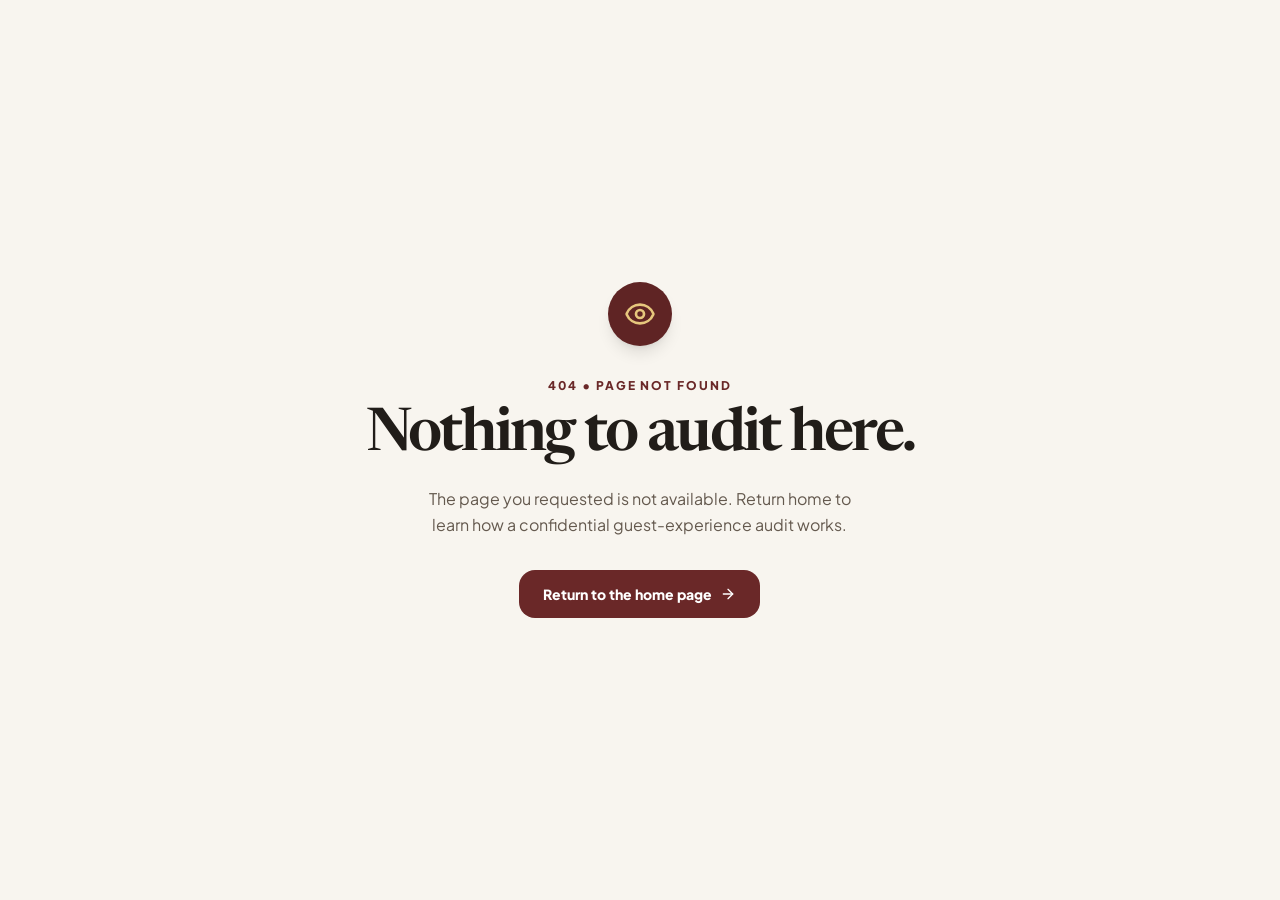
<file: index.html>
<!doctype html>
<html lang="en" class="scroll-smooth">
  <head>
    <meta charset="UTF-8" />
    <meta name="viewport" content="width=device-width, initial-scale=1.0, maximum-scale=1" />
    <meta name="theme-color" content="#5f2424" />
    <title>Restaurant Guest Experience &amp; Marketing Audits | The Guest’s-Eye View</title>
    <meta name="description" content="Confidential restaurant guest-experience and marketing audits for independent and multi-location restaurants across Northeast Ohio and Western Pennsylvania. See your restaurant through your guest’s eyes." />
    <link rel="canonical" href="https://theguestseyeview.com/" />
    <link rel="icon" href="/favicon.svg" type="image/svg+xml" />
    <meta property="og:type" content="website" />
    <meta property="og:site_name" content="The Guest’s-Eye View" />
    <meta property="og:title" content="Restaurant Guest Experience &amp; Marketing Audits | The Guest’s-Eye View" />
    <meta property="og:description" content="See your restaurant through your guest’s eyes with a confidential guest-experience and marketing audit." />
    <meta property="og:url" content="https://theguestseyeview.com/" />
    <meta property="og:image" content="https://guestview-whp8jvev.manus.space/manus-storage/hero-restaurant-web_13da9b7b.webp" />
    <meta name="twitter:card" content="summary_large_image" />
    <meta name="twitter:title" content="Restaurant Guest Experience &amp; Marketing Audits | The Guest’s-Eye View" />
    <meta name="twitter:description" content="Confidential restaurant guest-experience and marketing audits across Northeast Ohio and Western Pennsylvania." />
    <meta name="twitter:image" content="https://guestview-whp8jvev.manus.space/manus-storage/hero-restaurant-web_13da9b7b.webp" />
    <link rel="preconnect" href="https://fonts.googleapis.com" />
    <link rel="preconnect" href="https://fonts.gstatic.com" crossorigin />
    <link href="https://fonts.googleapis.com/css2?family=Newsreader:ital,opsz,wght@0,6..72,400..700;1,6..72,400..700&amp;family=Plus+Jakarta+Sans:wght@400;500;600;700;800&amp;display=swap" rel="stylesheet" />
    <link rel="stylesheet" href="/index-BZP9JgMQ.css">
    <script type="module" src="/index-CB5FzjUZ.js"></script>
    <script type="application/ld+json">
      {
        "@context": "https://schema.org",
        "@type": "ProfessionalService",
        "name": "The Guest’s-Eye View",
        "url": "https://theguestseyeview.com/",
        "email": "hello@theguestseyeview.com",
        "description": "Confidential restaurant guest-experience and marketing audits for independent restaurants, restaurant groups, franchise operators, and hospitality properties.",
        "areaServed": ["Northeast Ohio", "Youngstown, Ohio", "Akron, Ohio", "Canton, Ohio", "Cleveland, Ohio", "Pittsburgh, Pennsylvania", "Western Pennsylvania"],
        "founder": {"@type": "Person", "name": "Stacey Willis"}
      }
    </script>
  </head>
  <body class="bg-[#f8f5ef] text-[#211d19] antialiased">
    <div id="root"></div>
  </body>
</html>
</file>
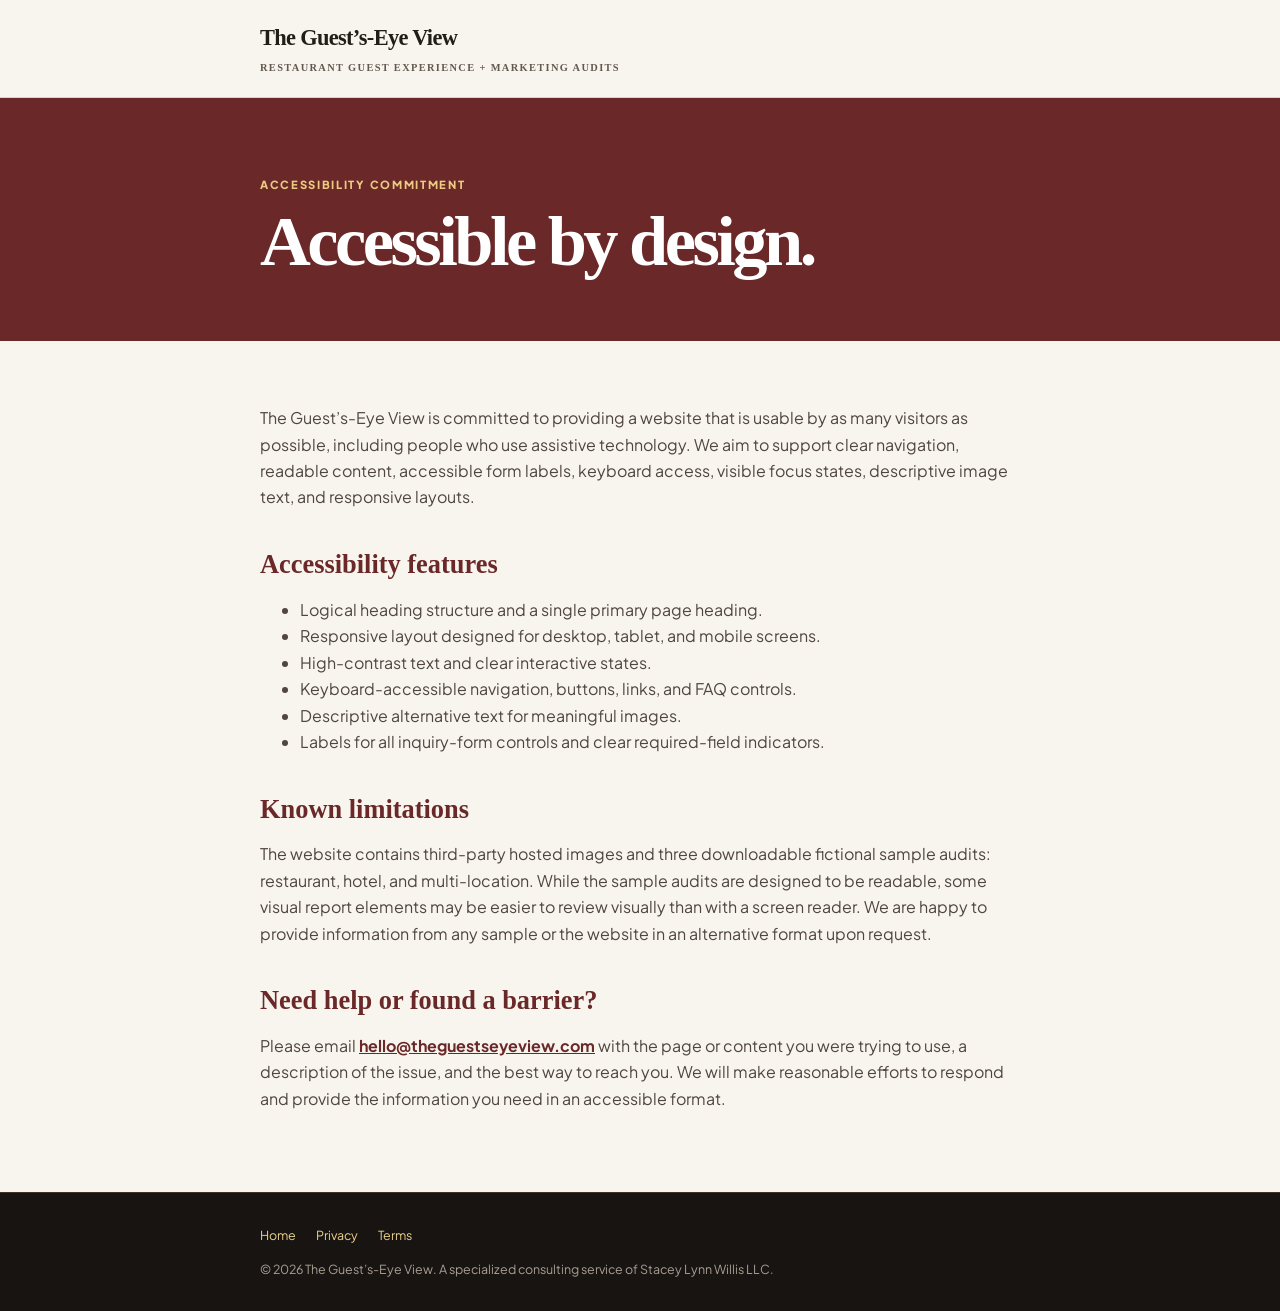
<file: accessibility.html>
<!doctype html><html lang="en"><head><meta charset="utf-8"><meta name="viewport" content="width=device-width, initial-scale=1"><title>Accessibility | The Guest’s-Eye View</title><meta name="description" content="Accessibility statement for The Guest’s-Eye View."><link rel="canonical" href="https://theguestseyeview.com/accessibility.html"><link rel="icon" href="/favicon.svg" type="image/svg+xml"><link rel="preconnect" href="https://fonts.googleapis.com"><link rel="preconnect" href="https://fonts.gstatic.com" crossorigin><link href="https://fonts.googleapis.com/css2?family=Plus+Jakarta+Sans:wght@400;600;700;800&display=swap" rel="stylesheet"><link rel="stylesheet" href="/legal.css"></head><body><header class="top"><div class="wrap"><a href="/" class="brand">The Guest’s-Eye View<span class="kicker">Restaurant guest experience + marketing audits</span></a></div></header><section class="hero"><div class="wrap"><span class="eyebrow">Accessibility commitment</span><h1>Accessible by design.</h1></div></section><main class="wrap content"><p>The Guest’s-Eye View is committed to providing a website that is usable by as many visitors as possible, including people who use assistive technology. We aim to support clear navigation, readable content, accessible form labels, keyboard access, visible focus states, descriptive image text, and responsive layouts.</p><h2>Accessibility features</h2><ul><li>Logical heading structure and a single primary page heading.</li><li>Responsive layout designed for desktop, tablet, and mobile screens.</li><li>High-contrast text and clear interactive states.</li><li>Keyboard-accessible navigation, buttons, links, and FAQ controls.</li><li>Descriptive alternative text for meaningful images.</li><li>Labels for all inquiry-form controls and clear required-field indicators.</li></ul><h2>Known limitations</h2><p>The website contains third-party hosted images and three downloadable fictional sample audits: restaurant, hotel, and multi-location. While the sample audits are designed to be readable, some visual report elements may be easier to review visually than with a screen reader. We are happy to provide information from any sample or the website in an alternative format upon request.</p><h2>Need help or found a barrier?</h2><p>Please email <a href="mailto:hello@theguestseyeview.com">hello@theguestseyeview.com</a> with the page or content you were trying to use, a description of the issue, and the best way to reach you. We will make reasonable efforts to respond and provide the information you need in an accessible format.</p></main><footer class="footer"><div class="wrap"><a href="/">Home</a><a href="/privacy.html">Privacy</a><a href="/terms.html">Terms</a><p>© 2026 The Guest’s-Eye View. A specialized consulting service of Stacey Lynn Willis LLC.</p></div></footer></body></html>
</file>
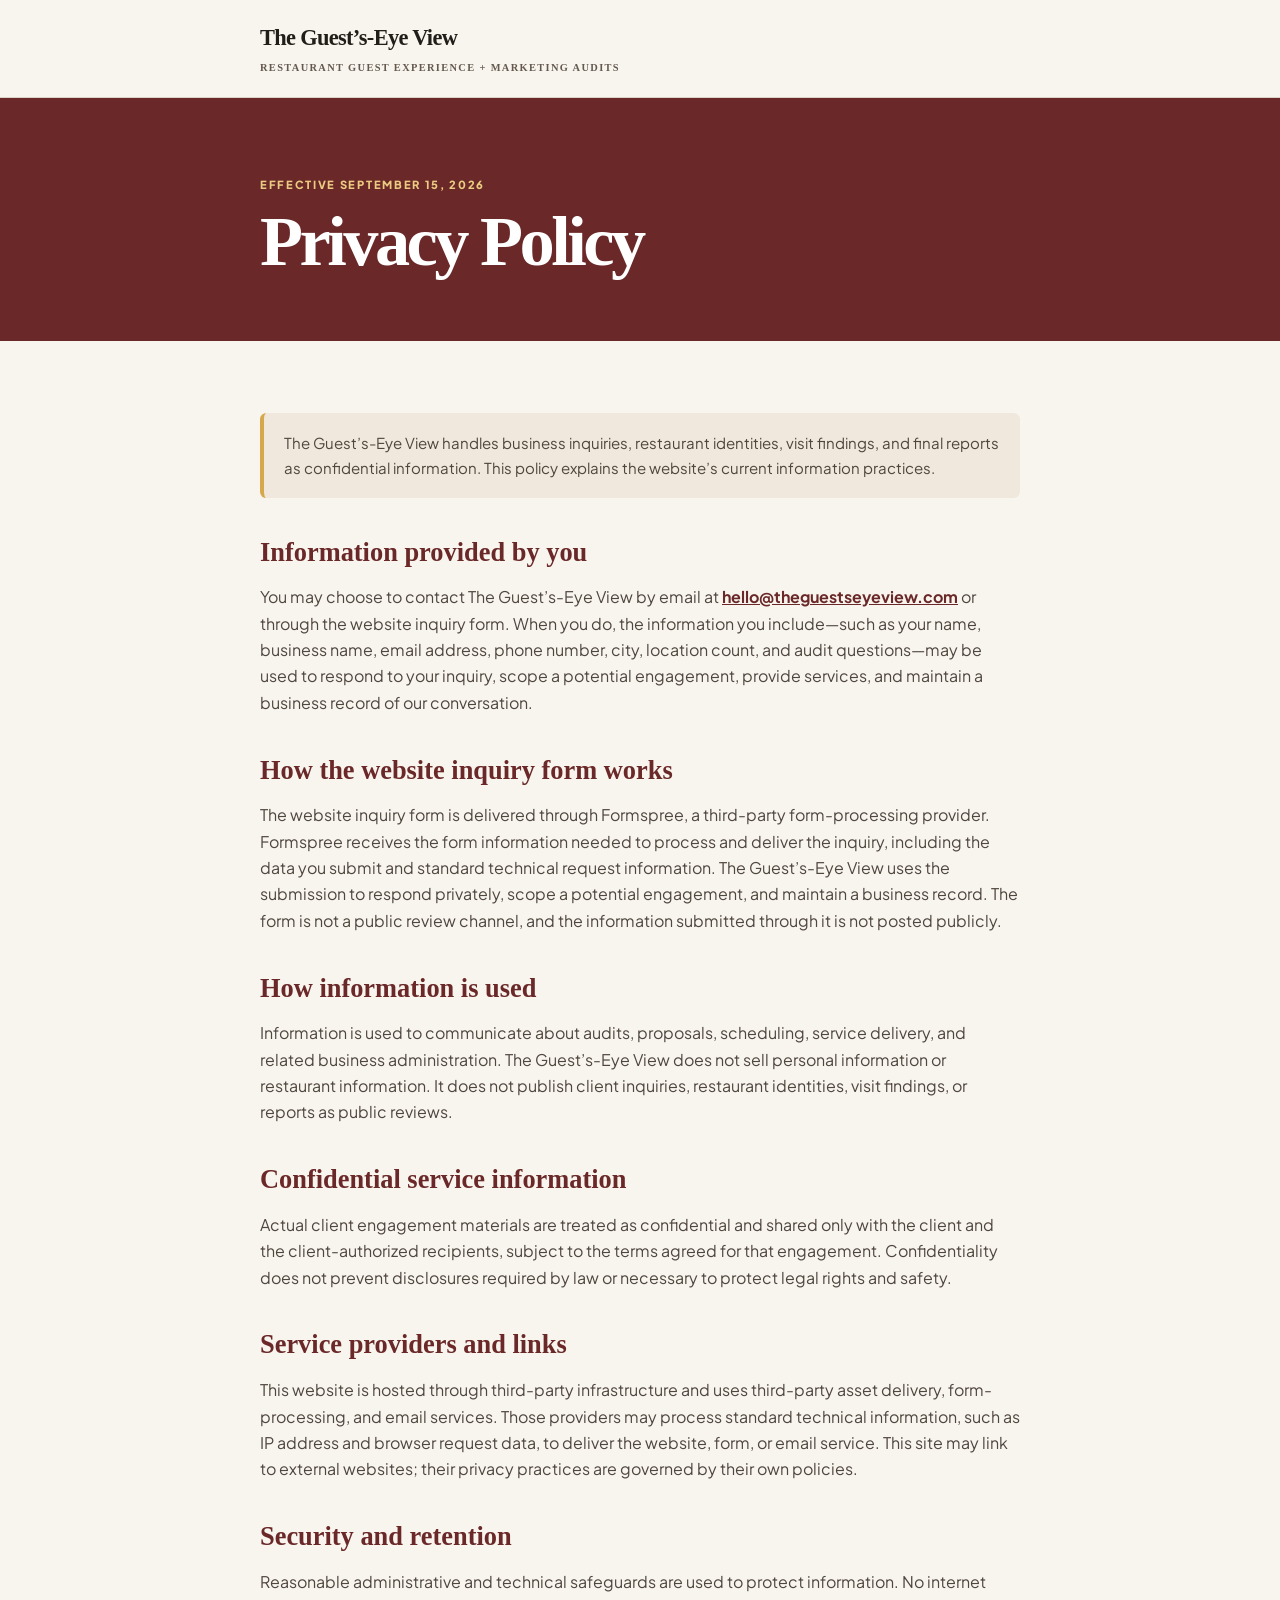
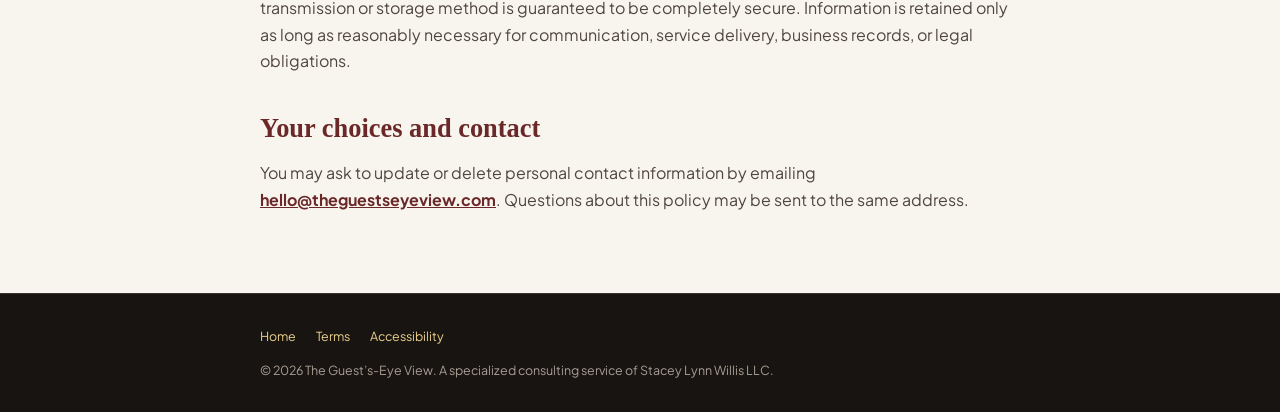
<file: privacy.html>
<!doctype html><html lang="en"><head><meta charset="utf-8"><meta name="viewport" content="width=device-width, initial-scale=1"><title>Privacy Policy | The Guest’s-Eye View</title><meta name="description" content="Privacy policy for The Guest’s-Eye View."><link rel="canonical" href="https://theguestseyeview.com/privacy.html"><link rel="icon" href="/favicon.svg" type="image/svg+xml"><link rel="preconnect" href="https://fonts.googleapis.com"><link rel="preconnect" href="https://fonts.gstatic.com" crossorigin><link href="https://fonts.googleapis.com/css2?family=Plus+Jakarta+Sans:wght@400;600;700;800&display=swap" rel="stylesheet"><link rel="stylesheet" href="/legal.css"></head><body><header class="top"><div class="wrap"><a href="/" class="brand">The Guest’s-Eye View<span class="kicker">Restaurant guest experience + marketing audits</span></a></div></header><section class="hero"><div class="wrap"><span class="eyebrow">Effective September 15, 2026</span><h1>Privacy Policy</h1></div></section><main class="wrap content"><div class="notice">The Guest’s-Eye View handles business inquiries, restaurant identities, visit findings, and final reports as confidential information. This policy explains the website’s current information practices.</div><h2>Information provided by you</h2><p>You may choose to contact The Guest’s-Eye View by email at <a href="mailto:hello@theguestseyeview.com">hello@theguestseyeview.com</a> or through the website inquiry form. When you do, the information you include—such as your name, business name, email address, phone number, city, location count, and audit questions—may be used to respond to your inquiry, scope a potential engagement, provide services, and maintain a business record of our conversation.</p><h2>How the website inquiry form works</h2><p>The website inquiry form is delivered through Formspree, a third-party form-processing provider. Formspree receives the form information needed to process and deliver the inquiry, including the data you submit and standard technical request information. The Guest’s-Eye View uses the submission to respond privately, scope a potential engagement, and maintain a business record. The form is not a public review channel, and the information submitted through it is not posted publicly.</p><h2>How information is used</h2><p>Information is used to communicate about audits, proposals, scheduling, service delivery, and related business administration. The Guest’s-Eye View does not sell personal information or restaurant information. It does not publish client inquiries, restaurant identities, visit findings, or reports as public reviews.</p><h2>Confidential service information</h2><p>Actual client engagement materials are treated as confidential and shared only with the client and the client-authorized recipients, subject to the terms agreed for that engagement. Confidentiality does not prevent disclosures required by law or necessary to protect legal rights and safety.</p><h2>Service providers and links</h2><p>This website is hosted through third-party infrastructure and uses third-party asset delivery, form-processing, and email services. Those providers may process standard technical information, such as IP address and browser request data, to deliver the website, form, or email service. This site may link to external websites; their privacy practices are governed by their own policies.</p><h2>Security and retention</h2><p>Reasonable administrative and technical safeguards are used to protect information. No internet transmission or storage method is guaranteed to be completely secure. Information is retained only as long as reasonably necessary for communication, service delivery, business records, or legal obligations.</p><h2>Your choices and contact</h2><p>You may ask to update or delete personal contact information by emailing <a href="mailto:hello@theguestseyeview.com">hello@theguestseyeview.com</a>. Questions about this policy may be sent to the same address.</p></main><footer class="footer"><div class="wrap"><a href="/">Home</a><a href="/terms.html">Terms</a><a href="/accessibility.html">Accessibility</a><p>© 2026 The Guest’s-Eye View. A specialized consulting service of Stacey Lynn Willis LLC.</p></div></footer></body></html>
</file>
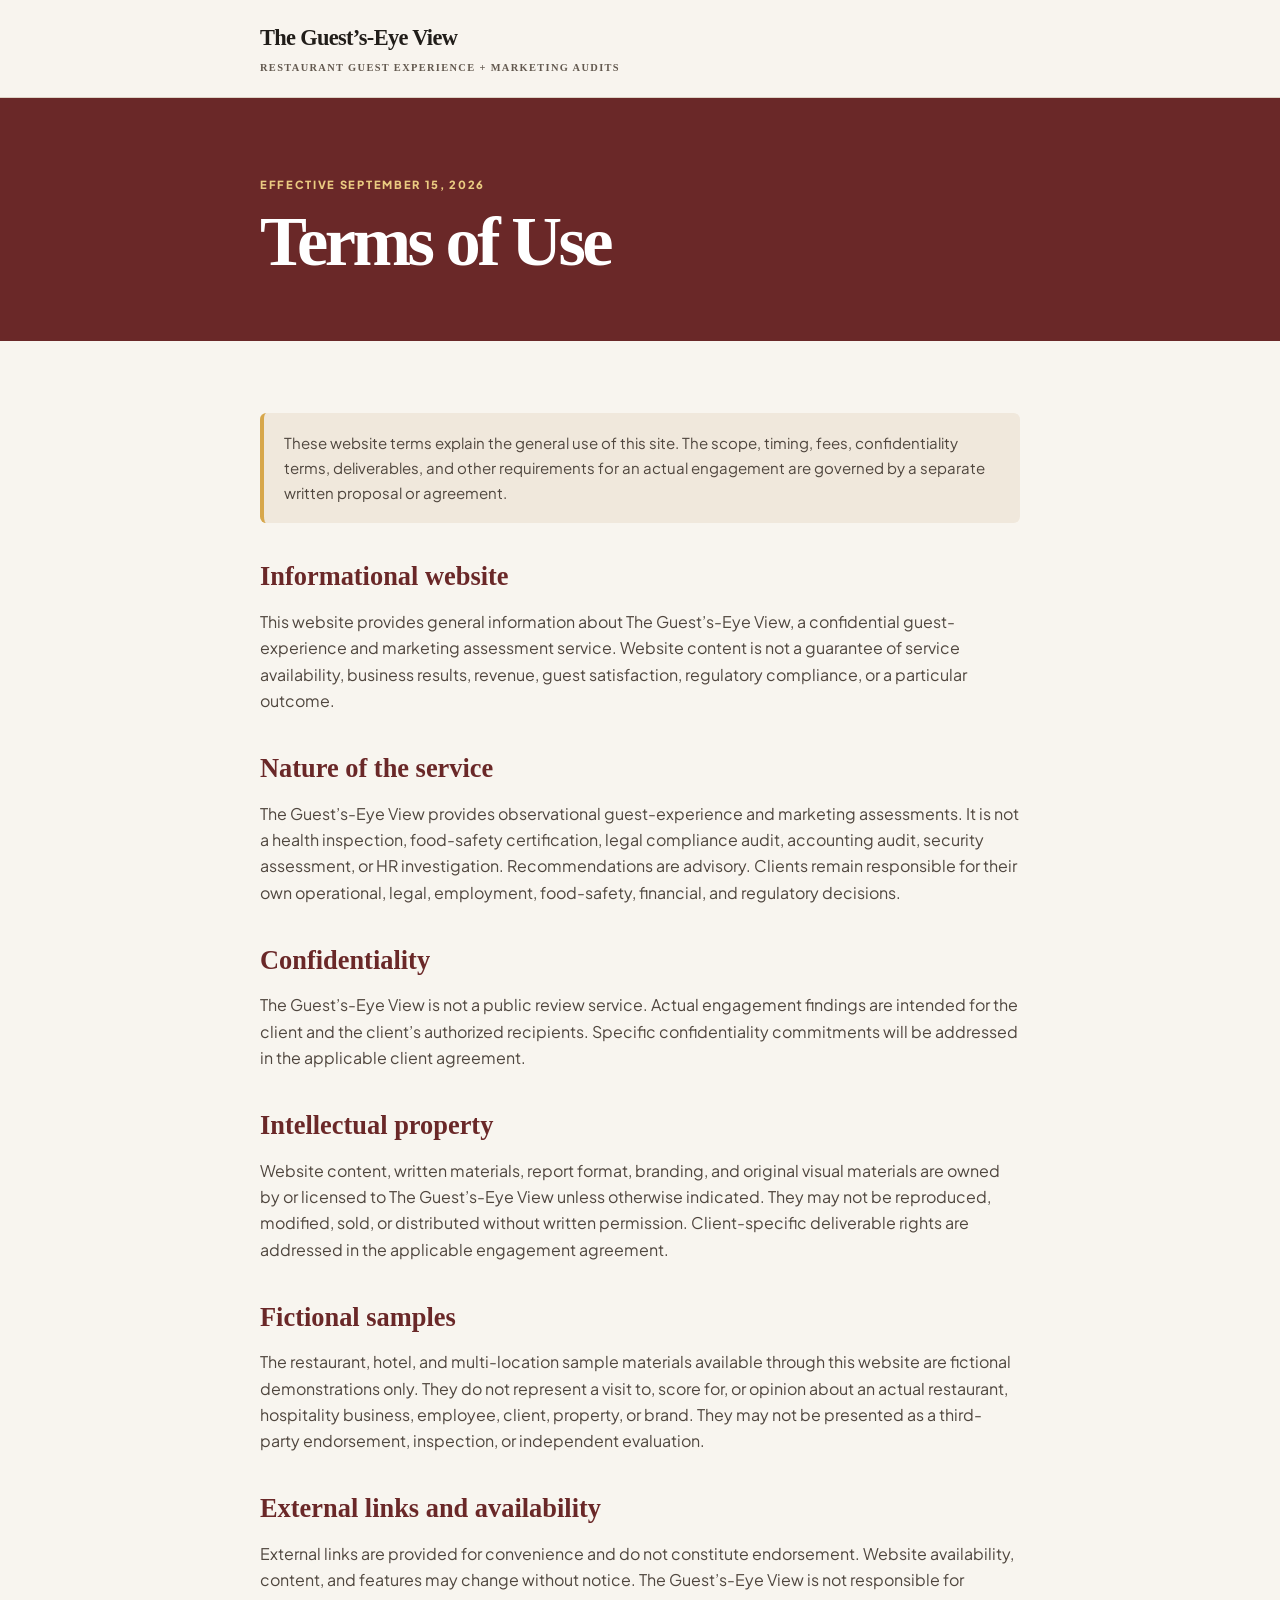
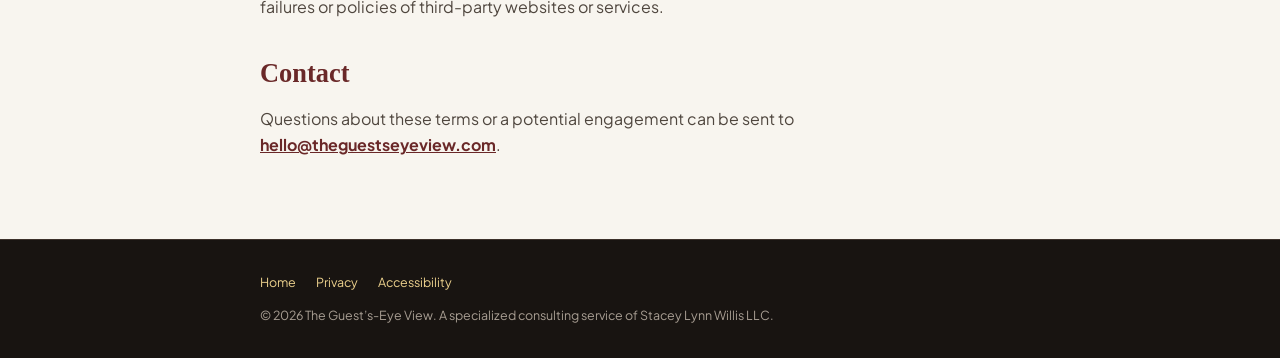
<file: terms.html>
<!doctype html><html lang="en"><head><meta charset="utf-8"><meta name="viewport" content="width=device-width, initial-scale=1"><title>Terms of Use | The Guest’s-Eye View</title><meta name="description" content="Terms of use for The Guest’s-Eye View."><link rel="canonical" href="https://theguestseyeview.com/terms.html"><link rel="icon" href="/favicon.svg" type="image/svg+xml"><link rel="preconnect" href="https://fonts.googleapis.com"><link rel="preconnect" href="https://fonts.gstatic.com" crossorigin><link href="https://fonts.googleapis.com/css2?family=Plus+Jakarta+Sans:wght@400;600;700;800&display=swap" rel="stylesheet"><link rel="stylesheet" href="/legal.css"></head><body><header class="top"><div class="wrap"><a href="/" class="brand">The Guest’s-Eye View<span class="kicker">Restaurant guest experience + marketing audits</span></a></div></header><section class="hero"><div class="wrap"><span class="eyebrow">Effective September 15, 2026</span><h1>Terms of Use</h1></div></section><main class="wrap content"><div class="notice">These website terms explain the general use of this site. The scope, timing, fees, confidentiality terms, deliverables, and other requirements for an actual engagement are governed by a separate written proposal or agreement.</div><h2>Informational website</h2><p>This website provides general information about The Guest’s-Eye View, a confidential guest-experience and marketing assessment service. Website content is not a guarantee of service availability, business results, revenue, guest satisfaction, regulatory compliance, or a particular outcome.</p><h2>Nature of the service</h2><p>The Guest’s-Eye View provides observational guest-experience and marketing assessments. It is not a health inspection, food-safety certification, legal compliance audit, accounting audit, security assessment, or HR investigation. Recommendations are advisory. Clients remain responsible for their own operational, legal, employment, food-safety, financial, and regulatory decisions.</p><h2>Confidentiality</h2><p>The Guest’s-Eye View is not a public review service. Actual engagement findings are intended for the client and the client’s authorized recipients. Specific confidentiality commitments will be addressed in the applicable client agreement.</p><h2>Intellectual property</h2><p>Website content, written materials, report format, branding, and original visual materials are owned by or licensed to The Guest’s-Eye View unless otherwise indicated. They may not be reproduced, modified, sold, or distributed without written permission. Client-specific deliverable rights are addressed in the applicable engagement agreement.</p><h2>Fictional samples</h2><p>The restaurant, hotel, and multi-location sample materials available through this website are fictional demonstrations only. They do not represent a visit to, score for, or opinion about an actual restaurant, hospitality business, employee, client, property, or brand. They may not be presented as a third-party endorsement, inspection, or independent evaluation.</p><h2>External links and availability</h2><p>External links are provided for convenience and do not constitute endorsement. Website availability, content, and features may change without notice. The Guest’s-Eye View is not responsible for failures or policies of third-party websites or services.</p><h2>Contact</h2><p>Questions about these terms or a potential engagement can be sent to <a href="mailto:hello@theguestseyeview.com">hello@theguestseyeview.com</a>.</p></main><footer class="footer"><div class="wrap"><a href="/">Home</a><a href="/privacy.html">Privacy</a><a href="/accessibility.html">Accessibility</a><p>© 2026 The Guest’s-Eye View. A specialized consulting service of Stacey Lynn Willis LLC.</p></div></footer></body></html>
</file>
<file: legal.css>
:root{--paper:#f8f5ef;--ink:#211d19;--oxblood:#6a2828;--amber:#d7a74b;--muted:#63594f;--line:#ded3c6}*{box-sizing:border-box}html{scroll-behavior:smooth}body{margin:0;background:var(--paper);color:var(--ink);font-family:"Plus Jakarta Sans",Arial,sans-serif;line-height:1.65}.wrap{width:min(100% - 2rem,760px);margin:auto}.top{border-bottom:1px solid var(--line);background:rgba(248,245,239,.95);padding:1.25rem 0}.brand{font-family:Georgia,serif;color:var(--ink);font-weight:700;font-size:1.4rem;text-decoration:none;letter-spacing:-.03em}.kicker{display:block;margin-top:.15rem;color:var(--muted);font-size:.65rem;font-weight:800;letter-spacing:.13em;text-transform:uppercase}.hero{background:var(--oxblood);padding:4.5rem 0 4rem;color:white}.eyebrow{color:#eacb81;font-size:.7rem;font-weight:800;letter-spacing:.15em;text-transform:uppercase}.hero h1{margin:.6rem 0 0;font-family:Georgia,serif;font-size:clamp(2.4rem,8vw,4.4rem);line-height:1.02;letter-spacing:-.05em}.content{padding:3rem 0 4rem}.content h2{margin:2.4rem 0 .7rem;font-family:Georgia,serif;color:var(--oxblood);font-size:1.65rem;line-height:1.2}.content p,.content li{font-size:1rem;color:#4f463e}.content a{color:var(--oxblood);font-weight:700}.notice{margin:1.5rem 0;padding:1.1rem 1.25rem;border-left:4px solid var(--amber);border-radius:.4rem;background:#f0e8dc;color:#4f463e;font-size:.94rem}.footer{border-top:1px solid #3d312a;background:#181411;color:#c9bfb4;padding:2rem 0;font-size:.78rem}.footer a{color:#ecd18d;text-decoration:none;margin-right:1.25rem}.footer p{margin:.8rem 0 0;color:#a89e93}@media(max-width:520px){.hero{padding:3.25rem 0}.content{padding-top:2rem}}@media(prefers-reduced-motion:no-preference){a{transition:color .16s cubic-bezier(.23,1,.32,1)}a:hover{color:#a1463f}}
</file>
